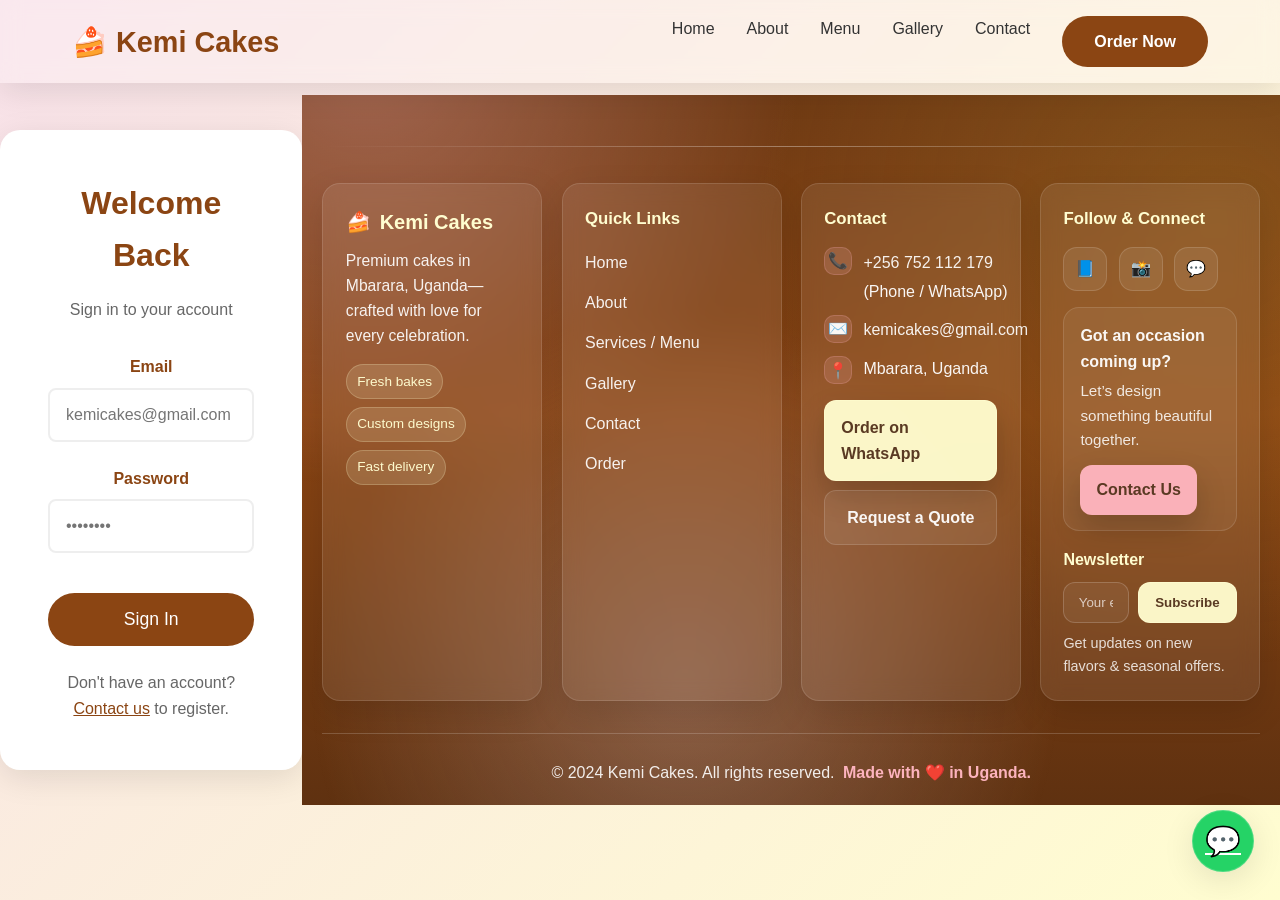
<file: KEMI CAKES PROJECT/login.html>
<!DOCTYPE html>
<html lang="en">
<head>
  <meta charset="UTF-8">
  <meta name="viewport" content="width=device-width, initial-scale=1.0">
  <title>Login - Kemi Cakes</title>
  <link rel="stylesheet" href="css/style.css">
</head>
<body class="login-container">
  <div id="navbar-container"></div>
  
  <div class="login-card">
    <h1 style="color: var(--brown); margin-bottom: 1rem;">Welcome Back</h1>
    <p style="color: #666; margin-bottom: 2rem;">Sign in to your account</p>
    
    <form style="max-width: 350px; margin: 0 auto;">
      <div class="form-group">
        <label for="login-email">Email</label>
        <input type="email" id="login-email" name="email" placeholder="kemicakes@gmail.com" required>
      </div>
      <div class="form-group">
        <label for="login-password">Password</label>
        <input type="password" id="login-password" name="password" placeholder="••••••••" required>
      </div>
      <button type="submit" class="submit-btn" style="margin-top: 1rem;">Sign In</button>
    </form>
    
    <p style="text-align: center; margin-top: 1.5rem; color: #666;">
      Don't have an account? <a href="#" style="color: var(--brown);">Contact us</a> to register.
    </p>
  </div>
  
  <div id="footer-container"></div>
  
  <script src="js/script.js"></script>
</body>
</html>
</file>
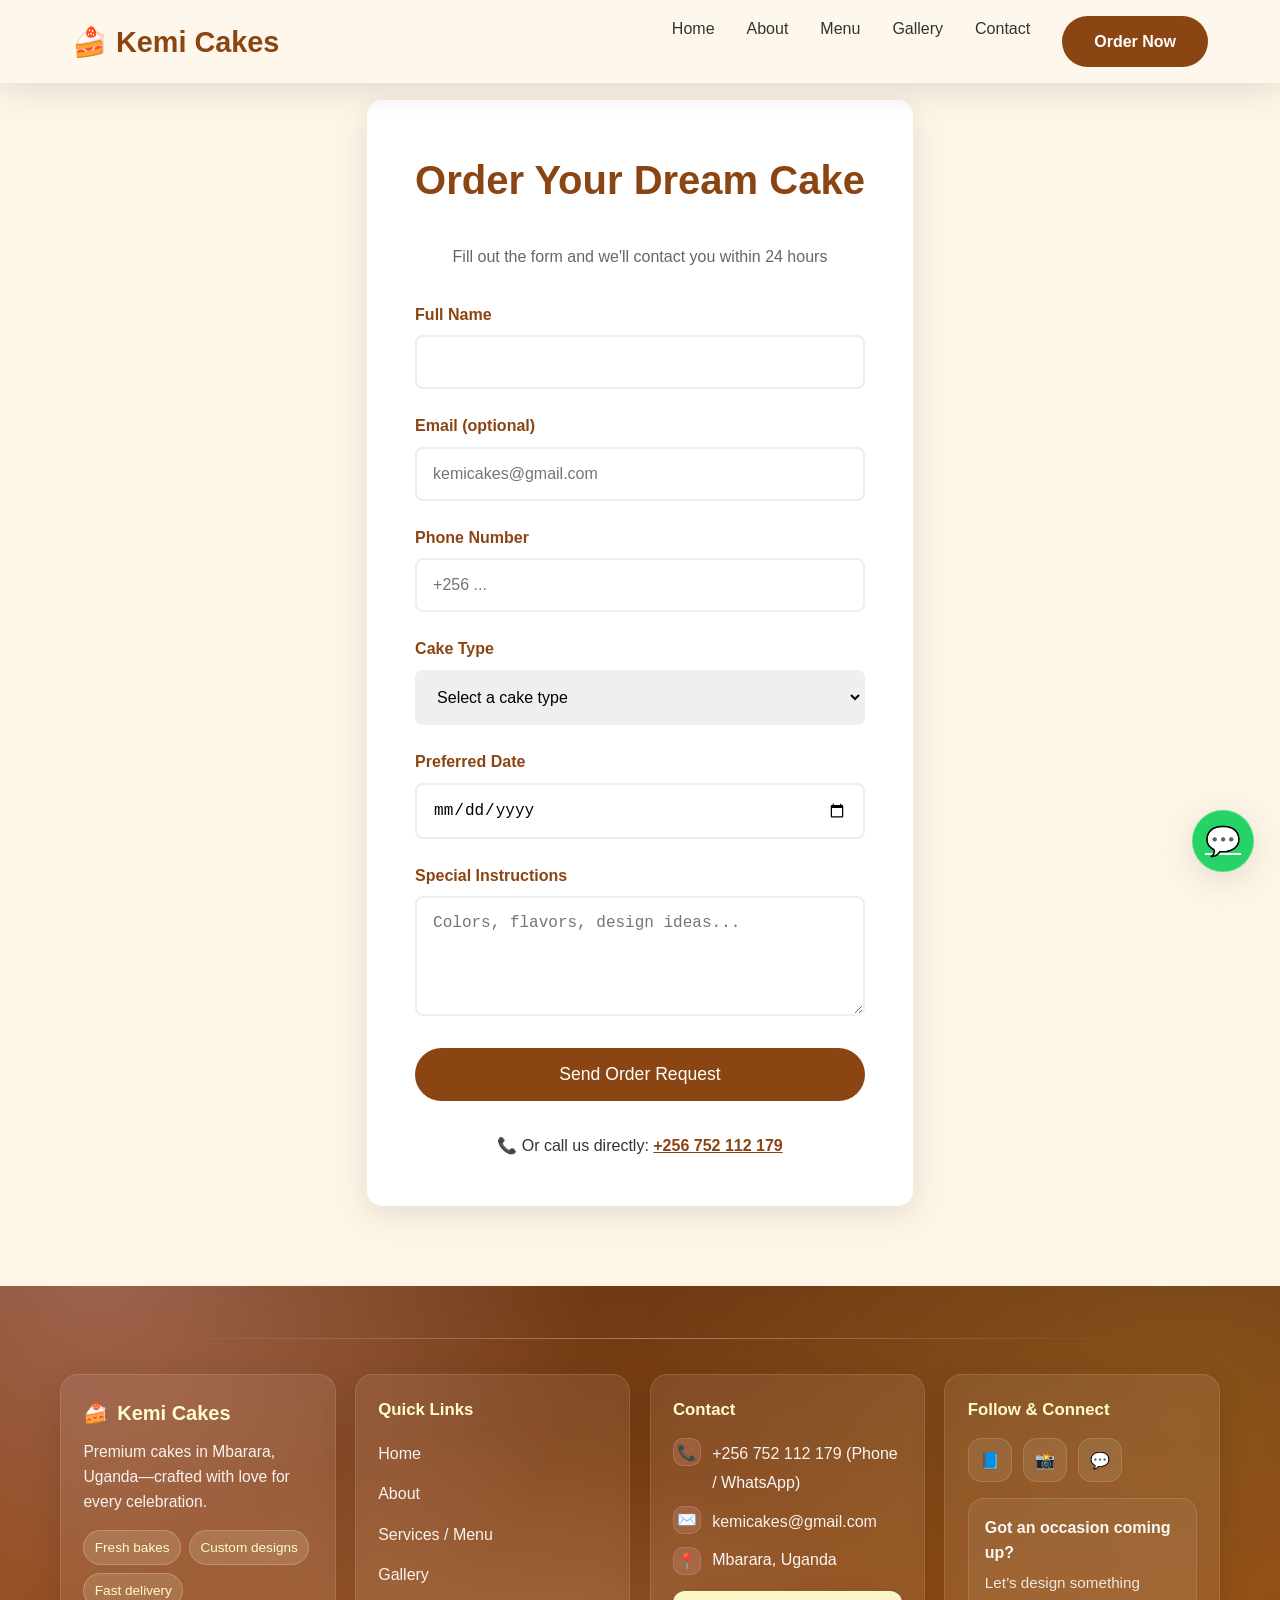
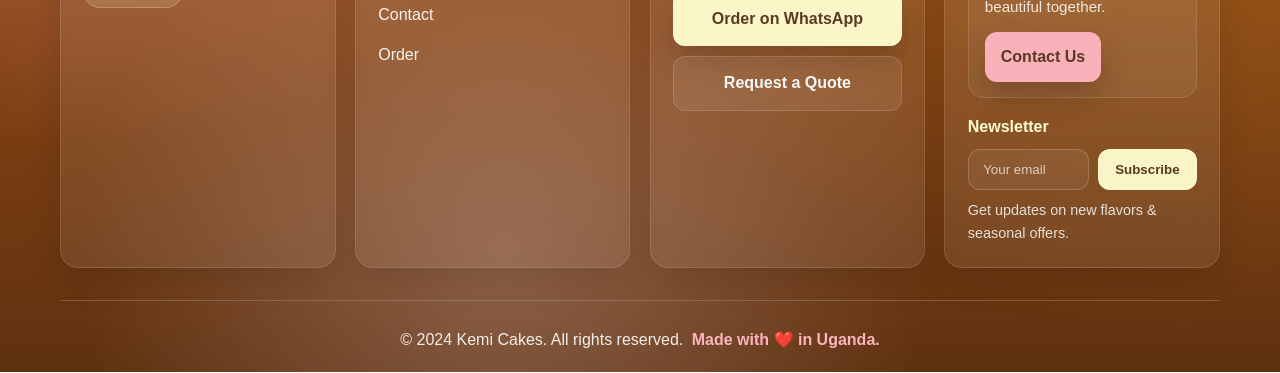
<file: KEMI CAKES PROJECT/order.html>
<!DOCTYPE html>
<html lang="en">
<head>
  <meta charset="UTF-8">
  <meta name="viewport" content="width=device-width, initial-scale=1.0">
  <title>Order Cake - Kemi Cakes</title>
  <link rel="stylesheet" href="css/style.css">
</head>
<body>
  <div id="navbar-container"></div>
  
  <section class="section" style="padding-top: 100px; min-height: 100vh; display: flex; align-items: center; background: var(--light-cream);">
    <div class="form-container">
      <h1 style="text-align: center; color: var(--brown); margin-bottom: 2rem; font-size: 2.5rem;">Order Your Dream Cake</h1>
      <p style="text-align: center; margin-bottom: 2rem; color: #666;">Fill out the form and we'll contact you within 24 hours</p>
      
      <form class="order-form">
        <div class="form-group">
          <label for="name">Full Name</label>
          <input type="text" id="name" name="name" required>
        </div>
        
        <div class="form-group">
          <label for="email">Email (optional)</label>
          <input type="email" id="email" name="email" placeholder="kemicakes@gmail.com">
        </div>
        <div class="form-group">
          <label for="phone">Phone Number</label>
          <input type="tel" id="phone" name="phone" placeholder="+256 ..." required>
        </div>
        
        <div class="form-group">
          <label for="cake-type">Cake Type</label>
          <select id="cake-type" name="cake-type" required>
            <option value="">Select a cake type</option>
            <option value="birthday">Birthday Cake</option>
            <option value="wedding">Wedding Cake</option>
            <option value="anniversary">Anniversary Cake</option>
            <option value="cupcakes">Cupcakes</option>
            <option value="custom">Custom Design</option>
          </select>
        </div>
        
        <div class="form-group">
          <label for="date">Preferred Date</label>
          <input type="date" id="date" name="date" required>
        </div>
        
        <div class="form-group">
          <label for="message">Special Instructions</label>
          <textarea id="message" name="message" rows="4" placeholder="Colors, flavors, design ideas..."></textarea>
        </div>
        
        <button type="submit" class="submit-btn">Send Order Request</button>
      </form>
      
      <div style="text-align: center; margin-top: 2rem;">
        <p>📞 Or call us directly: <a href="tel:+256752112179" style="color: var(--brown); font-weight: bold;">+256 752 112 179</a></p>
      </div>
    </div>
  </section>
  
  <div id="footer-container"></div>
  
  <script src="js/script.js"></script>
</body>
</html>
</file>
<file: KEMI CAKES PROJECT/css/style.css>
/* Kemi Cakes - Modern Bakery Website Styles */
:root {
  --primary-pink: #FFB6C1;
  --soft-pink: #F8E1E9;
  --cream: #FFFDD0;
  --light-cream: #FDF5E6;
  --brown: #8B4513;
  --dark-brown: #D2691E;
  --white: #FFFFFF;
  --shadow: 0 8px 32px rgba(0,0,0,0.1);
  --glass: rgba(255, 255, 255, 0.25);
  --font-main: 'Poppins', sans-serif;
}

* {
  margin: 0;
  padding: 0;
  box-sizing: border-box;
}

body {
  font-family: var(--font-main);
  line-height: 1.6;
  color: #333;
  overflow-x: hidden;
}

img {
  max-width: 100%;
  height: auto;
  display: block;
}

.container {
  max-width: 1200px;
  margin: 0 auto;
  padding: 0 20px;
}

/* Help anchor navigation under fixed navbar */
main,
section {
  scroll-margin-top: 90px;
}


/* Navigation Bar */
.navbar {
  position: fixed;
  top: 0;
  width: 100%;
  background: var(--glass);
  backdrop-filter: blur(10px);
  box-shadow: var(--shadow);
  z-index: 1000;
  transition: all 0.3s ease;
}

.nav-container {
  display: flex;
  justify-content: space-between;
  align-items: center;
  padding: 1rem 2rem;
}

.logo {
  font-size: 1.8rem;
  font-weight: bold;
  color: var(--brown);
  text-decoration: none;
}

.nav-menu {
  display: flex;
  list-style: none;
  gap: 2rem;
}

/* Mobile nav overlay behavior */
.nav-menu.active {
  left: 0;
}


.nav-item {
  position: relative;
}

.nav-link {
  color: #333;
  text-decoration: none;
  padding: 0.5rem 0;
  transition: color 0.3s ease;
}

.nav-link:hover {
  color: var(--brown);
}

.dropdown {
  position: absolute;
  top: 100%;
  left: 0;
  background: var(--white);
  min-width: 200px;
  box-shadow: var(--shadow);
  opacity: 0;
  visibility: hidden;
  transform: translateY(-10px);
  transition: all 0.3s ease;
  border-radius: 8px;
}

.nav-item:hover .dropdown {
  opacity: 1;
  visibility: visible;
  transform: translateY(0);
}

.dropdown li {
  list-style: none;
}

.dropdown-link {
  display: block;
  padding: 1rem;
  color: #333;
  text-decoration: none;
  transition: background 0.3s ease;
}

.dropdown-link:hover {
  background: var(--soft-pink);
}

.order-btn {
  background: var(--brown);
  color: var(--white);
  padding: 0.8rem 2rem;
  border: none;
  border-radius: 50px;
  cursor: pointer;
  font-weight: bold;
  transition: all 0.3s ease;
  text-decoration: none;
  display: inline-block;
}

.order-btn:hover {
  background: var(--dark-brown);
  transform: translateY(-2px);
}

/* Mobile Menu */
.hamburger {
  display: none;
  flex-direction: column;
  cursor: pointer;
}

.bar {
  width: 25px;
  height: 3px;
  background: var(--brown);
  margin: 3px 0;
  transition: 0.3s;
}

/* Hero Slider */
:root {
  --slider-pink: #f7b2bd;
  --slider-cream: #fff2e6;
  --slider-brown: #5e3a2e;
  --gold-accent: #D4AF37;
}

.hero-slider {
  position: relative;
  height: 100vh;
  overflow: hidden;
}

.slide {
  position: absolute;
  top: 0;
  left: 0;
  width: 100%;
  height: 100%;
  opacity: 0;
  transition: opacity 0.8s ease-in-out;
}

.slide.active {
  opacity: 1;
}

.slide img {
  width: 100%;
  height: 100vh;
  object-fit: cover;
}

.slide-content {
  position: absolute;
  top: 50%;
  left: 50%;
  transform: translate(-50%, -50%);
  text-align: center;
  color: var(--white);
  background: rgba(0,0,0,0.5);
  padding: 3rem;
  border-radius: 20px;
  backdrop-filter: blur(10px);
  max-width: 80%;
  animation: fadeInUp 1s ease-out;
}

.slide-content h1 {
  font-size: clamp(2.5rem, 6vw, 4.5rem);
  margin-bottom: 1rem;
  text-shadow: 2px 2px 4px rgba(0,0,0,0.5);
}

.slide-content p {
  font-size: 1.4rem;
  margin-bottom: 2rem;
  text-shadow: 1px 1px 2px rgba(0,0,0,0.5);
}

.slide-buttons {
  display: flex;
  gap: 1rem;
  justify-content: center;
  flex-wrap: wrap;
}

.menu-btn {
  background: var(--gold-accent);
  color: var(--slider-brown);
  padding: 1rem 2rem;
  border: none;
  border-radius: 50px;
  font-weight: bold;
  font-size: 1.1rem;
  cursor: pointer;
  transition: all 0.3s ease;
  text-decoration: none;
}

.menu-btn:hover {
  background: #f4d03f;
  transform: translateY(-3px);
  box-shadow: 0 10px 25px rgba(212, 175, 55, 0.4);
}

/* Slider Navigation */
.slide-prev, .slide-next {
  position: absolute;
  top: 50%;
  transform: translateY(-50%);
  background: rgba(255,255,255,0.3);
  border: none;
  color: white;
  font-size: 2rem;
  padding: 1rem 1.5rem;
  cursor: pointer;
  z-index: 10;
  border-radius: 50%;
  transition: all 0.3s ease;
  backdrop-filter: blur(10px);
}

.slide-prev {
  left: 2rem;
}

.slide-next {
  right: 2rem;
}

.slide-prev:hover, .slide-next:hover {
  background: rgba(255,255,255,0.5);
  transform: translateY(-50%) scale(1.1);
}

.slide-dots {
  position: absolute;
  bottom: 3rem;
  left: 50%;
  transform: translateX(-50%);
  display: flex;
  gap: 0.5rem;
  z-index: 10;
}

.dot {
  width: 15px;
  height: 15px;
  border-radius: 50%;
  background: rgba(255,255,255,0.5);
  cursor: pointer;
  transition: all 0.3s ease;
}

.dot.active {
  background: var(--gold-accent);
  transform: scale(1.2);
}

@keyframes fadeInUp {
  from {
    opacity: 0;
    transform: translate(-50%, -30%);
  }
  to {
    opacity: 1;
    transform: translate(-50%, -50%);
  }
}

@media (max-width: 768px) {
  .slide-buttons {
    flex-direction: column;
    align-items: center;
  }
  
  .slide-prev, .slide-next {
    font-size: 1.5rem;
    padding: 0.8rem 1rem;
  }
  
  .slide-prev {
    left: 1rem;
  }
  
  .slide-next {
    right: 1rem;
  }
  
  .hero-slider {
    height: 70vh;
  }
}

/* Sections */
.section {
  padding: 5rem 0;
}

.section-title {
  text-align: center;
  font-size: 2.5rem;
  margin-bottom: 3rem;
  color: var(--brown);
}

.cards-grid {
  display: grid;
  grid-template-columns: repeat(auto-fit, minmax(280px, 1fr));
  gap: 2rem;
  margin-top: 3rem;
}

.card {
  background: var(--white);
  padding: 2rem;
  border-radius: 15px;
  box-shadow: var(--shadow);
  text-align: center;
  transition: transform 0.3s ease, box-shadow 0.3s ease;
}

.card:hover {
  transform: translateY(-10px);
  box-shadow: 0 20px 40px rgba(0,0,0,0.15);
}

.card-icon {
  margin-bottom: 1rem;
  display: flex;
  align-items: center;
  justify-content: center;
}

/* Keep home page “Why Choose” card icons the same size */
.card-icon img {
  width: 170px;
  height: 170px;
  object-fit: contain;
}

/* Make the icon container a bit larger so images feel more “framed” */
.card-icon {
  min-height: 170px;
}




.card h3 {
  font-size: 1.65rem;
  margin-bottom: 1rem;
  color: var(--brown);
}

/* Home hero cards: make the “Why Choose” headings feel larger */
.section .cards-grid .card h3 {
  font-size: clamp(1.45rem, 3.1vw, 1.85rem);
}

/* Team (About Page) */
.team-section {
  margin-top: 4rem;
  padding: 2.5rem 1.5rem;
  border-radius: 22px;
  background:
    radial-gradient(circle at 10% 10%, rgba(255,182,193,0.28), transparent 35%),
    radial-gradient(circle at 90% 20%, rgba(212,175,55,0.18), transparent 38%),
    linear-gradient(180deg, rgba(255,253,208,0.75), rgba(255,255,255,0.65));
  border: 1px solid rgba(139,69,19,0.12);
  box-shadow: 0 18px 50px rgba(0,0,0,0.06);
  position: relative;
  overflow: hidden;
}

.team-section::before {
  content: '';
  position: absolute;
  inset: -60px;
  background:
    radial-gradient(circle at 20% 40%, rgba(255,182,193,0.18), transparent 45%),
    radial-gradient(circle at 80% 60%, rgba(212,175,55,0.16), transparent 45%);
  filter: blur(2px);
  pointer-events: none;
}

.team-section-spacer {
  height: 1.5rem;
}

.team-divider {
  height: 10px;
  width: 160px;
  margin: 0 auto 1.2rem;
  border-radius: 999px;
  background: linear-gradient(90deg, rgba(139,69,19,0.05), rgba(139,69,19,0.35), rgba(255,182,193,0.35));
  position: relative;
  z-index: 1;
}

.team-title {
  text-align: center;
  color: var(--brown);
  font-size: clamp(1.8rem, 3.4vw, 2.6rem);
  margin-bottom: 1rem;
  position: relative;
  z-index: 1;
}

.team-intro {
  text-align: center;
  max-width: 820px;
  margin: 0 auto 2.2rem;
  font-size: 1.1rem;
  color: #5a3a23;
  opacity: 0.98;
  position: relative;
  z-index: 1;
}

.team-grid {
  display: grid;
  grid-template-columns: repeat(auto-fit, minmax(260px, 1fr));
  gap: 1.6rem;
  position: relative;
  z-index: 1;
}

.team-card {
  background: rgba(255,255,255,0.86);
  border: 1px solid rgba(139,69,19,0.10);
  border-radius: 18px;
  box-shadow: 0 14px 40px rgba(0,0,0,0.06);
  overflow: hidden;
  transition: transform 0.25s ease, box-shadow 0.25s ease, border-color 0.25s ease;
  display: flex;
  flex-direction: column;
  min-height: 360px;
}

.team-card:hover {
  transform: translateY(-10px);
  box-shadow: 0 26px 70px rgba(0,0,0,0.12);
  border-color: rgba(255,182,193,0.45);
}

.team-photo {
  height: 190px;
  margin: 18px 18px 0;
  border-radius: 16px;
  background:
    radial-gradient(circle at 20% 20%, rgba(255,182,193,0.35), transparent 45%),
    radial-gradient(circle at 80% 30%, rgba(212,175,55,0.22), transparent 45%),
    linear-gradient(180deg, var(--cream), var(--light-cream));
  border: 1px dashed rgba(139,69,19,0.25);
  display: flex;
  align-items: center;
  justify-content: center;
  position: relative;
}

.team-photo::after {
  content: '';
  position: absolute;
  inset: 10px;
  border-radius: 12px;
  background: rgba(255,255,255,0.25);
  pointer-events: none;
}

.team-photo-img {
  width: 100%;
  height: 100%;
  object-fit: cover;
  border-radius: 16px;
  display: block;
  position: relative;
  z-index: 1;
}

.team-photo-placeholder {
  color: rgba(139,69,19,0.75);
  font-weight: 800;
  letter-spacing: 0.3px;
  font-size: 0.95rem;
  text-align: center;
}


.team-body {
  padding: 1.2rem 1.4rem 1.4rem;
  display: flex;
  flex-direction: column;
  gap: 0.35rem;
}

.team-name {
  font-size: 1.35rem;
  color: var(--brown);
  letter-spacing: 0.2px;
}

.team-role {
  font-weight: 700;
  color: #7a4a2a;
  margin-bottom: 0.35rem;
}

.team-desc {
  color: #5a3a23;
  opacity: 0.98;
  margin-top: 0.25rem;
}

.team-actions {
  margin-top: auto;
  display: flex;
  gap: 0.6rem;
  flex-wrap: wrap;
}

.team-social {
  width: 40px;
  height: 40px;
  border-radius: 14px;
  display: inline-flex;
  align-items: center;
  justify-content: center;
  text-decoration: none;
  background: rgba(248,225,233,0.7);
  border: 1px solid rgba(255,182,193,0.5);
  color: #6b3f1f;
  transition: transform 0.2s ease, box-shadow 0.2s ease, background 0.2s ease;
}

.team-social:hover {
  transform: translateY(-4px);
  box-shadow: 0 16px 34px rgba(0,0,0,0.12);
  background: rgba(255,182,193,0.95);
}


/* Menu Items */
.menu-category {
  margin-bottom: 4rem;
}

.menu-category h3 {
  font-size: 2rem;
  color: var(--brown);
  margin-bottom: 2rem;
  text-align: center;
}

.menu-grid {
  display: grid;
  grid-template-columns: repeat(auto-fit, minmax(300px, 1fr));
  gap: 2rem;
}

.menu-item {
  background: var(--light-cream);
  padding: 1.5rem;
  border-radius: 15px;
  text-align: center;
  transition: all 0.3s ease;
}

.menu-item:hover {
  transform: scale(1.05);
}

.menu-item img {
  width: 100%;
  height: 200px;
  object-fit: cover;
  border-radius: 10px;
  margin-bottom: 1rem;
}

.price {
  font-size: 1.5rem;
  font-weight: bold;
  color: var(--brown);
}

/* Gallery */
.gallery-grid {
  display: grid;
  grid-template-columns: repeat(auto-fit, minmax(280px, 1fr));
  gap: 1rem;
}

.gallery-img {
  width: 100%;
  height: 250px;
  object-fit: cover;
  border-radius: 10px;
  transition: transform 0.3s ease;
}

.gallery-img:hover {
  transform: scale(1.05);
}

/* Contact (Modern Contact Page) */
.contact-hero {
  background: linear-gradient(180deg, var(--light-cream), #ffffff);
}

.contact-header {
  text-align: center;
  margin-bottom: 2.5rem;
}

.contact-header h1 {
  color: var(--brown);
  font-size: clamp(2rem, 4vw, 3rem);
  margin-bottom: 0.8rem;
}

.contact-header p {
  color: #5a3a23;
  font-size: 1.2rem;
  opacity: 0.95;
  margin-bottom: 1.5rem;
}

.contact-actions {
  display: flex;
  justify-content: center;
}

.whatsapp-order {
  display: inline-flex;
  align-items: center;
  gap: 0.8rem;
  background: #25D366;
  color: #fff;
  padding: 1rem 2rem;
  border-radius: 999px;
  font-weight: 700;
  text-decoration: none;
  box-shadow: 0 10px 25px rgba(37, 211, 102, 0.25);
  transition: transform 0.2s ease, box-shadow 0.2s ease;
}

.whatsapp-order:hover {
  transform: translateY(-2px);
  box-shadow: 0 16px 35px rgba(37, 211, 102, 0.35);
}

.wa-icon {
  font-size: 1.2rem;
}

.contact-grid {
  display: grid;
  grid-template-columns: 1fr 1fr;
  gap: 2.2rem;
  align-items: start;
  margin-bottom: 2.2rem;
}

.contact-cards {
  display: grid;
  gap: 1.2rem;
}

.contact-card {
  background: var(--white);
  border-radius: 16px;
  box-shadow: var(--shadow);
  padding: 1.4rem;
  display: flex;
  gap: 1rem;
  align-items: flex-start;
}

/* Contact - Team Faces */
.team-faces {
  background: rgba(255,253,208,0.7);
  border: 1px solid rgba(139,69,19,0.12);
  border-radius: 18px;
  padding: 1.2rem 1.2rem;
  margin-bottom: 1.2rem;
  box-shadow: 0 14px 40px rgba(0,0,0,0.05);
}

.team-faces-title {
  color: var(--brown);
  text-align: center;
  font-size: 1.25rem;
  margin-bottom: 0.9rem;
}

.team-faces-row {
  display: flex;
  gap: 0.85rem;
  align-items: center;
  justify-content: space-between;
  flex-wrap: wrap;
}

.team-face {
  width: 60px;
  height: 60px;
  border-radius: 50%;
  overflow: hidden;
  border: 2px solid rgba(255,182,193,0.5);
  background: var(--cream);
  box-shadow: 0 10px 25px rgba(0,0,0,0.06);
  transition: transform 0.2s ease, box-shadow 0.2s ease;
}

.team-face:hover {
  transform: translateY(-3px);
  box-shadow: 0 18px 40px rgba(0,0,0,0.12);
}

.team-face-img {
  width: 100%;
  height: 100%;
  object-fit: cover;
  display: block;
}


.contact-card-icon {
  width: 46px;
  height: 46px;
  border-radius: 14px;
  display: flex;
  align-items: center;
  justify-content: center;
  background: var(--soft-pink);
  color: var(--brown);
  font-size: 1.2rem;
}

.contact-card-body h3 {
  font-size: 1.05rem;
  color: var(--brown);
  margin-bottom: 0.3rem;
}

.contact-card-body p {
  color: #5a3a23;
}

.contact-card-body a {
  color: var(--brown);
  text-decoration: none;
  font-weight: 700;
}

.contact-right {
  display: flex;
}

.map-card {
  background: var(--white);
  border-radius: 18px;
  box-shadow: var(--shadow);
  padding: 1.4rem;
  width: 100%;
}

.map-card h3 {
  color: var(--brown);
  margin-bottom: 1rem;
}

.map-wrap {
  border-radius: 15px;
  overflow: hidden;
}

.brand-message {
  margin-top: 1.2rem;
  background: var(--cream);
  border: 1px solid rgba(139, 69, 19, 0.12);
  border-radius: 18px;
  box-shadow: var(--shadow);
  padding: 1.6rem;
}

.brand-message h2 {
  color: var(--brown);
  font-size: 1.4rem;
  margin-bottom: 0.7rem;
}

.brand-message p {
  color: #5a3a23;
}

/* Contact Form */
.contact-form-card {
  background: var(--white);
  box-shadow: var(--shadow);
  border-radius: 18px;
  padding: 2rem;
  margin: 0 auto;
}

.contact-form-card h2 {
  color: var(--brown);
  text-align: center;
  margin-bottom: 1.6rem;
}

.contact-form-grid {
  display: grid;
  grid-template-columns: 1fr 1fr;
  gap: 1.4rem;
}

.contact-form-message {
  grid-column: 1 / -1;
}

.form-group textarea {
  resize: vertical;
  min-height: 120px;
}

.contact-submit {
  margin-top: 1.2rem;
}

.contact-help {
  text-align: center;
  margin-top: 1rem;
  color: #6b4b34;
  font-size: 0.98rem;
}

/* Forms (legacy) */
.form-container {
  max-width: 600px;
  margin: 0 auto;
  background: var(--white);
  padding: 3rem;
  border-radius: 15px;
  box-shadow: var(--shadow);
}


.form-group {
  margin-bottom: 1.5rem;
}

.form-group label {
  display: block;
  margin-bottom: 0.5rem;
  font-weight: bold;
  color: var(--brown);
}

.form-group input,
.form-group select,
.form-group textarea {
  width: 100%;
  padding: 1rem;
  border: 2px solid #eee;
  border-radius: 8px;
  font-size: 1rem;
  transition: border-color 0.3s ease;
}

.form-group input:focus,
.form-group select:focus,
.form-group textarea:focus {
  outline: none;
  border-color: var(--primary-pink);
}

.submit-btn {
  background: var(--brown);
  color: var(--white);
  padding: 1rem 3rem;
  border: none;
  border-radius: 50px;
  font-size: 1.1rem;
  cursor: pointer;
  width: 100%;
  transition: all 0.3s ease;
}

.submit-btn:hover {
  background: var(--dark-brown);
}

/* Footer (Premium) */
.footer {
  background: linear-gradient(180deg, #6f3a14 0%, var(--brown) 45%, #5f3110 100%);
  color: var(--white);
  padding: 3.2rem 0 1.2rem;
  position: relative;
  overflow: hidden;
}

.footer::before {
  content: '';
  position: absolute;
  inset: -40px;
  background:
    radial-gradient(circle at 10% 0%, rgba(255,182,193,0.35), transparent 35%),
    radial-gradient(circle at 90% 20%, rgba(212,175,55,0.18), transparent 40%),
    radial-gradient(circle at 40% 80%, rgba(248,225,233,0.25), transparent 42%);
  pointer-events: none;
  filter: blur(0.2px);
}

.footer-separator {
  height: 1px;
  background: linear-gradient(90deg, transparent, rgba(255,255,255,0.35), transparent);
  margin: 0 auto 2.2rem;
  max-width: 980px;
  position: relative;
  z-index: 1;
}

.footer-content {
  display: grid;
  grid-template-columns: repeat(4, minmax(220px, 1fr));
  gap: 1.2rem;
  margin-bottom: 2rem;
  position: relative;
  z-index: 1;
}

.footer-card {
  background: rgba(255, 255, 255, 0.08);
  border: 1px solid rgba(255,255,255,0.12);
  border-radius: 18px;
  padding: 1.4rem;
  box-shadow: 0 12px 34px rgba(0,0,0,0.12);
  backdrop-filter: blur(10px);
  transition: transform 0.25s ease, box-shadow 0.25s ease, border-color 0.25s ease;
}

.footer-card:hover {
  transform: translateY(-4px);
  border-color: rgba(255,255,255,0.22);
  box-shadow: 0 18px 44px rgba(0,0,0,0.18);
}

.footer-brand {
  grid-column: span 1;
}

.footer-brand-title {
  font-size: 1.25rem;
  margin-bottom: 0.6rem;
  color: var(--cream);
  display: flex;
  align-items: center;
  gap: 0.55rem;
}

.footer-brand-logo {
  display: inline-flex;
}

.footer-brand-text {
  color: rgba(255,255,255,0.92);
  font-size: 0.98rem;
}

.footer-brand-badges {
  display: flex;
  flex-wrap: wrap;
  gap: 0.5rem;
  margin-top: 1rem;
}

.badge {
  font-size: 0.85rem;
  padding: 0.35rem 0.65rem;
  border-radius: 999px;
  background: rgba(255, 253, 208, 0.14);
  border: 1px solid rgba(255, 253, 208, 0.22);
  color: rgba(255, 253, 208, 0.98);
}

.footer-card-title {
  margin-bottom: 0.9rem;
  color: var(--cream);
  font-size: 1.05rem;
}

.footer-links {
  list-style: none;
  display: grid;
  gap: 0.55rem;
}

.footer-link {
  color: rgba(255,255,255,0.92);
  text-decoration: none;
  display: inline-flex;
  align-items: center;
  gap: 0.5rem;
  position: relative;
  padding: 0.18rem 0;
  transition: color 0.2s ease;
}

.footer-link::after {
  content: '';
  position: absolute;
  left: 0;
  bottom: -2px;
  height: 2px;
  width: 0;
  background: linear-gradient(90deg, rgba(255,182,193,0.0), rgba(255,182,193,0.95), rgba(212,175,55,0.7));
  transition: width 0.25s ease;
}

.footer-link:hover {
  color: var(--cream);
}

.footer-link:hover::after {
  width: 100%;
}

.footer-contact {
  list-style: none;
  display: grid;
  gap: 0.65rem;
}

.footer-contact li {
  display: flex;
  gap: 0.7rem;
  align-items: flex-start;
  color: rgba(255,255,255,0.95);
}

.footer-contact-icon {
  width: 28px;
  height: 28px;
  border-radius: 10px;
  background: rgba(255,182,193,0.16);
  border: 1px solid rgba(255,182,193,0.2);
  display: flex;
  align-items: center;
  justify-content: center;
  flex: 0 0 auto;
}

.footer-quick-cta {
  display: inline-flex;
  justify-content: center;
  align-items: center;
  width: 100%;
  margin-top: 1rem;
  background: rgba(255,253,208,0.96);
  color: #5a3a23;
  text-decoration: none;
  font-weight: 800;
  padding: 0.85rem 1rem;
  border-radius: 12px;
  border: 1px solid rgba(255,253,208,0.65);
  transition: transform 0.2s ease, box-shadow 0.2s ease, background 0.2s ease;
  box-shadow: 0 14px 30px rgba(0,0,0,0.18);
}

.footer-quick-cta--ghost {
  background: rgba(255,255,255,0.08);
  border: 1px solid rgba(255,255,255,0.14);
  color: rgba(255,255,255,0.95);
  box-shadow: none;
  margin-top: 0.6rem;
}

.footer-quick-cta:hover {
  transform: translateY(-3px);
  background: rgba(255,253,208,1);
}

.footer-quick-cta--ghost:hover {
  background: rgba(255,255,255,0.14);
}

.footer-social-row {
  display: flex;
  gap: 0.7rem;
  align-items: center;
  flex-wrap: wrap;
}

.social-icon {
  width: 44px;
  height: 44px;
  border-radius: 14px;
  display: inline-flex;
  align-items: center;
  justify-content: center;
  text-decoration: none;
  background: rgba(255,255,255,0.08);
  border: 1px solid rgba(255,255,255,0.14);
  color: var(--cream);
  transition: transform 0.2s ease, box-shadow 0.2s ease, border-color 0.2s ease;
}

.social-icon:hover {
  transform: translateY(-4px);
  border-color: rgba(255,182,193,0.35);
  box-shadow: 0 16px 34px rgba(0,0,0,0.2);
}

.footer-cta {
  margin-top: 1rem;
  padding: 0.95rem 1rem;
  border-radius: 16px;
  background: rgba(255, 255, 255, 0.06);
  border: 1px solid rgba(255,255,255,0.12);
}

.footer-cta-text {
  color: rgba(255,255,255,0.95);
  font-weight: 800;
}

.footer-cta-sub {
  color: rgba(255,255,255,0.85);
  font-size: 0.95rem;
  margin-top: 0.3rem;
}

.footer-cta-button {
  display: inline-flex;
  margin-top: 0.8rem;
  text-decoration: none;
  color: #5a3a23;
  font-weight: 900;
  background: rgba(255,182,193,0.95);
  padding: 0.75rem 1rem;
  border-radius: 12px;
  transition: transform 0.2s ease, box-shadow 0.2s ease, background 0.2s ease;
  box-shadow: 0 14px 30px rgba(0,0,0,0.18);
}

.footer-cta-button:hover {
  transform: translateY(-3px);
  background: rgba(255,182,193,1);
}

.newsletter {
  margin-top: 1rem;
}

.newsletter-label {
  display: block;
  font-weight: 900;
  color: var(--cream);
  margin-bottom: 0.6rem;
}

.newsletter-row {
  display: flex;
  gap: 0.6rem;
}

.newsletter input {
  flex: 1;
  min-width: 0;
  padding: 0.75rem 0.9rem;
  border-radius: 12px;
  border: 1px solid rgba(255,255,255,0.18);
  background: rgba(255,255,255,0.06);
  color: var(--white);
  outline: none;
}

.newsletter input::placeholder {
  color: rgba(255,255,255,0.7);
}

.newsletter input:focus {
  border-color: rgba(255,182,193,0.5);
}

.newsletter-btn {
  padding: 0.75rem 1rem;
  border-radius: 12px;
  border: 1px solid rgba(255,253,208,0.7);
  background: rgba(255,253,208,0.96);
  color: #5a3a23;
  font-weight: 900;
  cursor: pointer;
  transition: transform 0.2s ease, background 0.2s ease;
}

.newsletter-btn:hover {
  transform: translateY(-2px);
  background: rgba(255,253,208,1);
}

.newsletter-help {
  color: rgba(255,255,255,0.82);
  font-size: 0.9rem;
  margin-top: 0.55rem;
}

.footer-bottom {
  text-align: center;
  padding-top: 1.6rem;
  border-top: 1px solid rgba(255,255,255,0.18);
  color: rgba(255,255,255,0.9);
  position: relative;
  z-index: 1;
}

.footer-made {
  display: inline-block;
  margin-left: 0.25rem;
  color: rgba(255,182,193,0.98);
  font-weight: 900;
}

.footer-brand .footer-card-title,
.footer-brand-title {
  margin-top: 0;
}

/* WhatsApp Button */
.whatsapp-btn {
  position: fixed;
  bottom: 28px;
  right: 26px;
  background: #25D366;
  color: white;
  width: 62px;
  height: 62px;
  border-radius: 50%;
  display: flex;
  align-items: center;
  justify-content: center;
  font-size: 1.8rem;
  box-shadow: var(--shadow);
  z-index: 1000;
  transition: transform 0.22s ease, box-shadow 0.22s ease;
  border: 1px solid rgba(255,255,255,0.18);
  backdrop-filter: blur(6px);
}

.whatsapp-btn:hover {
  transform: translateY(-3px) scale(1.06);
  box-shadow: 0 18px 48px rgba(0,0,0,0.25);
}

.whatsapp-btn span {
  transform: translateY(0);
  transition: transform 0.22s ease;
}

.whatsapp-btn:hover span {
  transform: translateY(-1px);
}


/* FAQ Accordion */
.accordion-item {
  border-bottom: 1px solid #eee;
  margin-bottom: 1rem;
}

.accordion-header {
  background: none;
  border: none;
  width: 100%;
  text-align: left;
  padding: 1rem 0;
  cursor: pointer;
  font-size: 1.1rem;
  font-weight: bold;
  color: var(--brown);
}

.accordion-content {
  max-height: 0;
  overflow: hidden;
  transition: max-height 0.3s ease;
}

.accordion-content.active {
  max-height: 200px;
}

/* Login Form */
.login-container {
  min-height: 100vh;
  display: flex;
  align-items: center;
  justify-content: center;
  background: linear-gradient(135deg, var(--soft-pink), var(--cream));
}

.login-card {
  background: var(--white);
  padding: 3rem;
  border-radius: 20px;
  box-shadow: var(--shadow);
  width: 100%;
  max-width: 400px;
  text-align: center;
}

/* Responsive */
@media (max-width: 992px) {
  .footer-content {
    grid-template-columns: repeat(2, minmax(220px, 1fr));
  }

  .newsletter-row {
    flex-wrap: wrap;
  }

  .newsletter-btn {
    width: auto;
  }
}

@media (max-width: 768px) {
  html, body {
    width: 100%;
    overflow-x: hidden;
  }

  .hamburger {
    display: flex;
  }

  .contact-grid {
    grid-template-columns: 1fr;
  }

  .contact-form-grid {
    grid-template-columns: 1fr;
  }

  .contact-form-message {
    grid-column: auto;
  }

  .contact-actions {
    justify-content: flex-start;
  }

  .whatsapp-order {
    width: 100%;
    justify-content: center;
  }

  /* Footer responsiveness */
  .footer {
    padding: 2.6rem 0 1.1rem;
  }

  .footer-content {
    grid-template-columns: 1fr;
    gap: 1rem;
    margin-bottom: 1.2rem;
  }

  .footer-card {
    padding: 1.25rem;
  }

  .footer-brand-title {
    font-size: 1.2rem;
  }

  .footer-card-title {
    font-size: 1.02rem;
  }

  .newsletter {
    margin-top: 0.9rem;
  }

  .newsletter-row {
    flex-wrap: wrap;
  }

  .newsletter-row input {
    width: 100%;
  }

  .newsletter-btn {
    width: 100%;
  }

  .footer-quick-cta {
    width: 100%;
  }

  .whatsapp-btn {
    width: 54px;
    height: 54px;
    bottom: 18px;
    right: 16px;
    font-size: 1.6rem;
  }

  /* Ensure fixed button doesn't cover footer too much */
  .footer-bottom {
    padding-top: 1.2rem;
  }
  
  .nav-menu {
    position: fixed;
    left: -100%;
    top: 70px;
    flex-direction: column;
    background-color: var(--white);
    width: 100%;
    text-align: center;
    transition: 0.3s;
    box-shadow: var(--shadow);
    padding: 2rem 0;
  }
  
  .nav-menu.active {
    left: 0;
  }
  
  .dropdown {
    position: static;
    opacity: 1;
    visibility: visible;
    transform: none;
    box-shadow: none;
    background: var(--soft-pink);
  }
  
  .hero {
    padding-top: 70px;
  }
  
  .section {
    padding: 3rem 0;
  }
}

@import url('https://fonts.googleapis.com/css2?family=Poppins:wght@300;400;500;600;700&display=swap');
</file>
